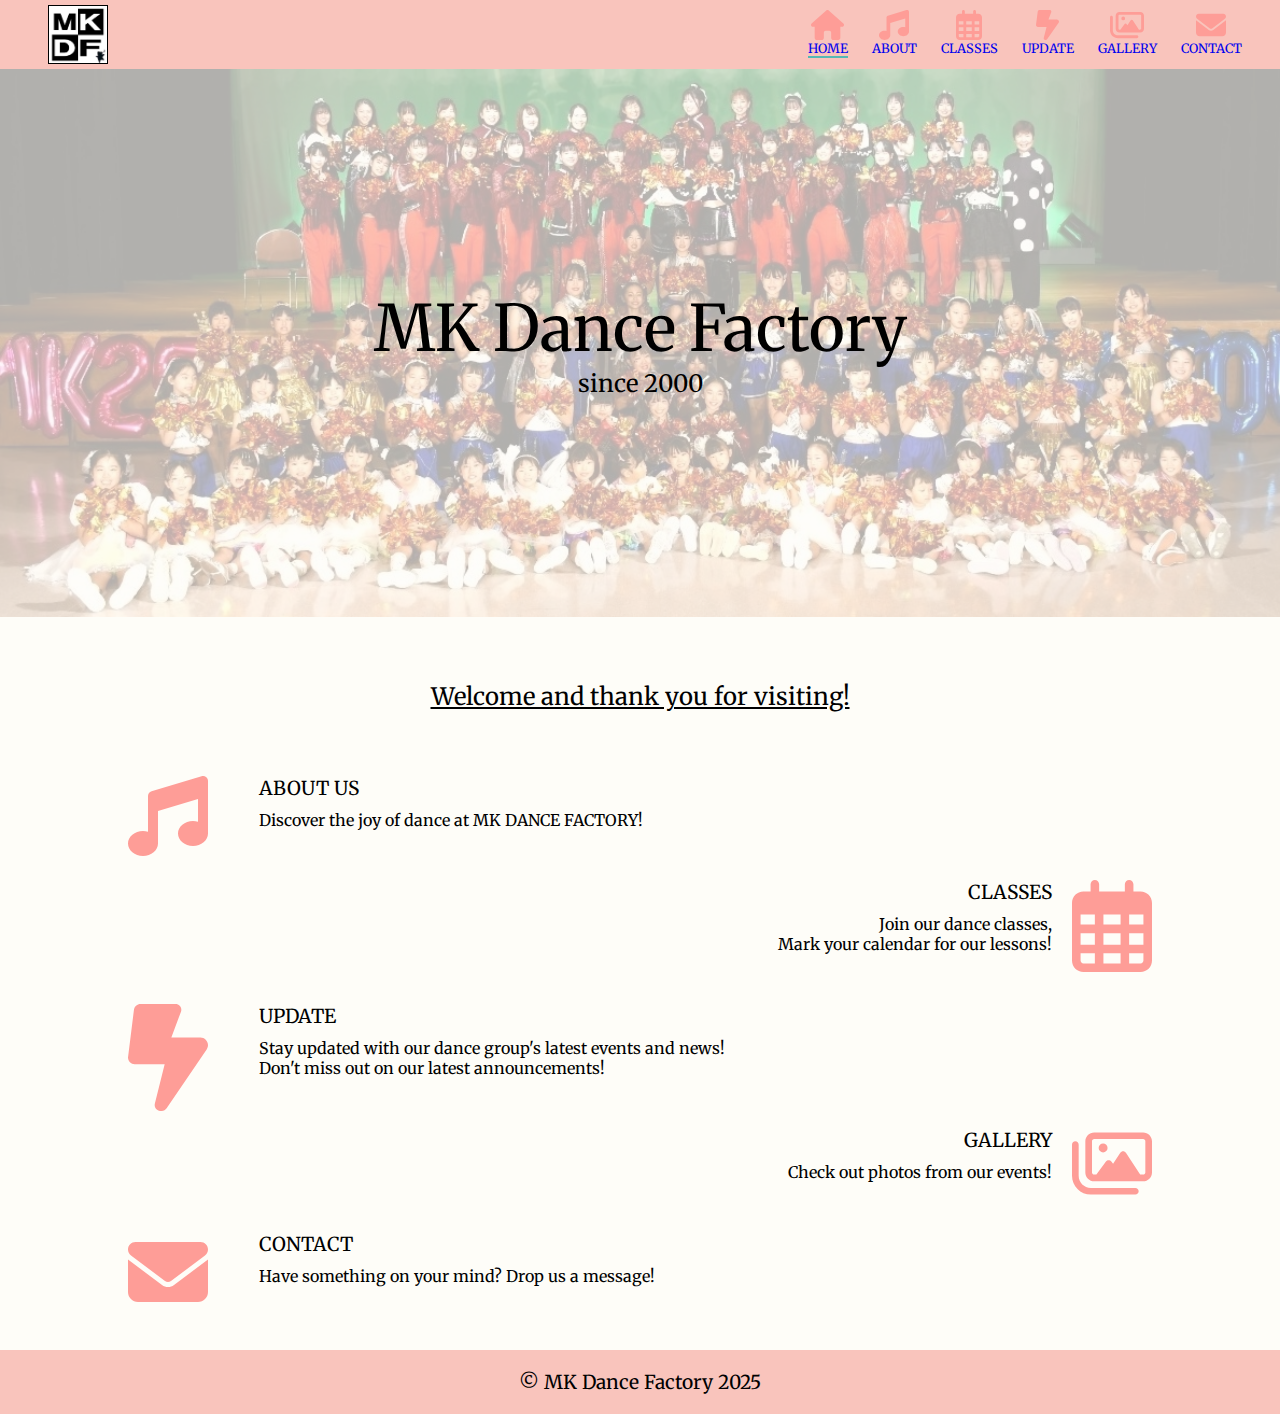
<file: index.html>
<!DOCTYPE html>
<html lang="en">
<head>
  <meta charset="UTF-8">
  <meta name="viewport" content="width=device-width, initial-scale=1.0">
  <link rel="stylesheet" href="./css/main.css">
  <link rel="preconnect" href="https://fonts.googleapis.com">
  <link rel="preconnect" href="https://fonts.gstatic.com" crossorigin>
  <link href="https://fonts.googleapis.com/css2?family=Merriweather:ital,wght@0,300;0,400;0,700;0,900;1,300;1,400;1,700;1,900&display=swap" rel="stylesheet">
  <style>
    body {
    background-color: #fefdf8;
    }
  </style>
  <title>MKDF</title>
</head>

<body>
  <header>
    <!-- navber at the top of the page -->
    <nav aria-label="primary" class="prinav">
      <a href="#">
        <img src="./assets/logo/mk_logo.jpg" id="mklogo" alt="team logo">
      </a>
      <div class="menu-right">
        <input type="checkbox" id="menu">
        <label for="menu" class="menu-1"><img src="./assets/icon/menu.svg" alt="menu icon"></label>
        <label for="menu" class="menu-2"><img src="./assets/icon/x.svg" alt="close icon"></label>
        <ul class="navcontent">
            <li id="currentpage">
              <a href="#"><img src="./assets/icon/home.svg" alt="home page">HOME</a>
            </li>
            <li>
              <a href="./pages/about.html"><img src="./assets/icon/about.svg" alt="about page">ABOUT</a>
            </li>
            <li>
              <a href="./pages/class.html"><img src="./assets/icon/classes.svg" alt="classes page">CLASSES</a>
            </li>
            <li>
              <a href="./pages/update.html"><img src="./assets/icon/update.svg" alt="update page">UPDATE</a>
            </li>
            <li>
              <a href="./pages/gallery.html"><img src="./assets/icon/gallery.svg" alt="gallery page">GALLERY</a>      
            </li>
            <li>
              <a href="./pages/contact.html"><img src="./assets/icon/contact.svg" alt="contact page">CONTACT</a>
            </li>
          </ul>
      </div>
    </nav>
  </header>

  <main>
    <!-- Hero section -->
    <div class="headphoto">
      <img src="./assets/all.jpg" class="headphoto" alt="hero image">
      <div class="header">
        <h1>MK Dance Factory</h1>
        <h2>since 2000</h2>
      </div>
    </div>

    <div class="welcome">
      <p>Welcome and thank you for visiting!</p>
    </div>

    <!-- navber in the main of the page -->
    <nav class="mainnav" aria-label="secondary">
      <div>
        <a href="./pages/about.html" class="lefticon">
          <img src="./assets/icon/about.svg" alt="about page">
        </a>
        <div>
          <h2>ABOUT US</h2>
          <p>
            Discover the joy of dance at MK DANCE FACTORY!
          </p>
        </div>
      </div>
      <div class="class">
        <a href="./pages/class.html" class="righticon">
          <img src="./assets/icon/classes.svg" alt="class page">
        </a>
        <h2>
          CLASSES
        </h2>
          <p>
          Join our dance classes, 
          <br>Mark your calendar for our lessons!
          </p>
      </div>
      <div>
        <a href="./pages/update.html" class="lefticon">
          <img src="./assets/icon/update.svg" alt="update page">
        </a>
        <div>        
          <h2>UPDATE</h2>
          <p>
            Stay updated with our dance group&apos;s latest events and news!
            <br>Don&apos;t miss out on our latest announcements!
          </p>
        </div>
      </div>
      <div class="gallery">
        <a href="./pages/gallery.html" class="righticon">
          <img src="./assets/icon/gallery.svg" alt="gallery page">
        </a>
        <h2>GALLERY</h2>
        <p>
          Check out photos from our events!
        </p>
      </div>
      <div>
        <a href="./pages/contact.html" class="lefticon">
          <img src="./assets/icon/contact.svg" alt="contact page">
        </a>
        <div>
          <h2>CONTACT</h2>
          <p>
            Have something on your mind? Drop us a message!
          </p>
        </div>
      </div>
    </nav>
  </main>

  <footer>
    <p>
      &copy; MK Dance Factory 2025
    </p>
  </footer>
</body>
</html>
</file>
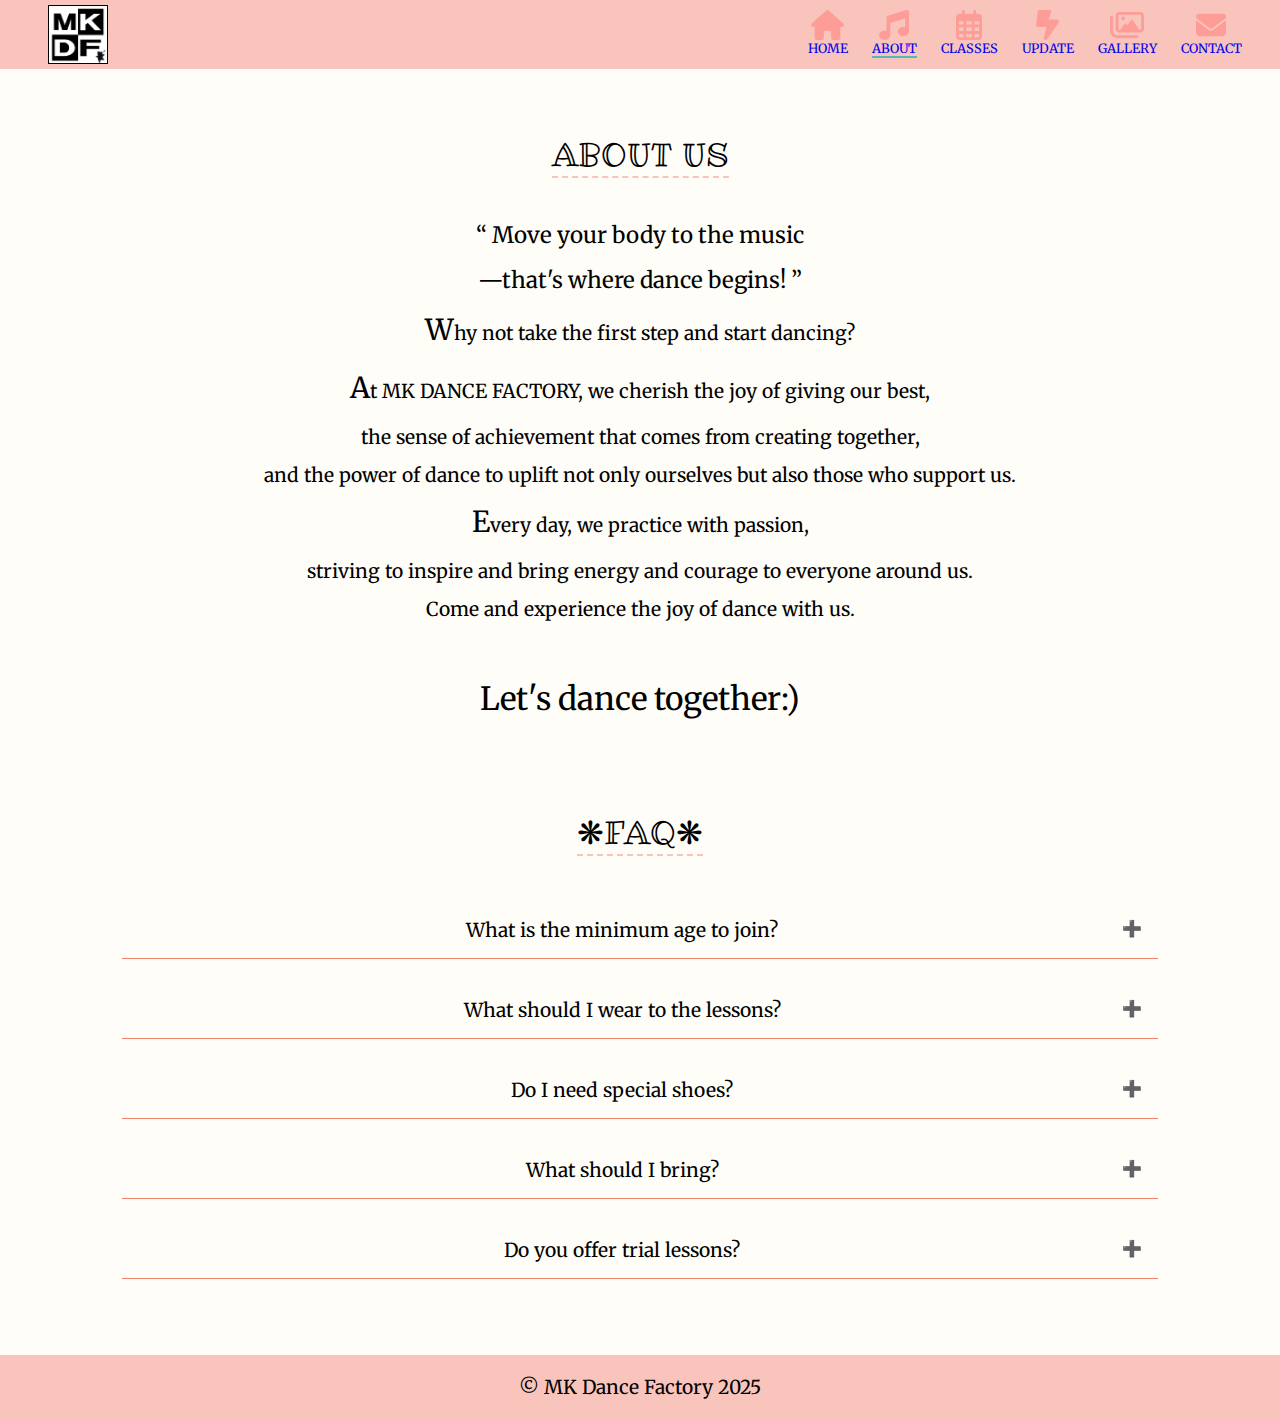
<file: pages/about.html>
<!DOCTYPE html>
<html lang="en">
<head>
  <meta charset="UTF-8">
  <meta name="viewport" content="width=device-width, initial-scale=1.0">
  <link rel="stylesheet" href="../css/about.css">
  <link rel="preconnect" href="https://fonts.googleapis.com">
  <link rel="preconnect" href="https://fonts.gstatic.com" crossorigin>
  <link href="https://fonts.googleapis.com/css2?family=Merriweather:ital,wght@0,300;0,400;0,700;0,900;1,300;1,400;1,700;1,900&family=Ribeye+Marrow&display=swap" rel="stylesheet"> 
  <title>MKDF About</title>
</head>

<body>
  <header>
    <nav aria-label="primary" class="prinav">
      <a href="../index.html">
        <img src="../assets/logo/mk_logo.jpg" id="mklogo" alt="team logo">
      </a>
      <div class="menu-right">
        <input type="checkbox" id="menu">
        <label for="menu" class="menu-1"><img src="../assets/icon/menu.svg" alt="menu icon"></label>
        <label for="menu" class="menu-2"><img src="../assets/icon/x.svg" alt="close icon"></label>
        <ul class="navcontent">
            <li>
              <a href="../index.html"><img src="../assets/icon/home.svg" alt="home page">HOME</a>
            </li>
            <li id="currentpage">
              <a href="#"><img src="../assets/icon/about.svg" alt="about page">ABOUT</a>
            </li>
            <li>
              <a href="../pages/class.html"><img src="../assets/icon/classes.svg" alt="classes page">CLASSES</a>
            </li>
            <li>
              <a href="../pages/update.html"><img src="../assets/icon/update.svg" alt="update page">UPDATE</a>
            </li>
            <li>
              <a href="../pages/gallery.html"><img src="../assets/icon/gallery.svg" alt="gallery page">GALLERY</a>      
            </li>
            <li>
              <a href="../pages/contact.html"><img src="../assets/icon/contact.svg" alt="contact page">CONTACT</a>
            </li>
          </ul>
      </div>
    </nav>
  </header>

  <main>
    <!-- About section -->
    <section aria-labelledby="about-section">
      <h1 id="about-section">ABOUT US</h1>
      <div class="about">
        <p class="text pseudo">
          Move your body to the music
          <br>—that&#39;s where dance begins!
        </p>
        <p class="text">
          Why not take the first step and start dancing?
        </p>
        <p class="text">
          At MK DANCE FACTORY, we cherish the joy of giving our best, 
          <br>the sense of achievement that comes from creating together, 
          <br>and the power of dance to uplift not only ourselves but also those who support us. 
        </p>
        <p class="text">
          Every day, we practice with passion,
          <br>striving to inspire and bring energy and courage to everyone around us.
          <br>Come and experience the joy of dance with us.
          <br><br>
          <strong>Let&#39;s dance together:&#41;</strong>
        </p>
      </div>
    </section>

    <!-- FAQ section -->
    <section aria-labelledby="faq-section">
      <div class="faq">
        <h2 id="faq-section">&#10059;FAQ&#10059;</h2>
        <div class="each-q">
          <input type="checkbox" id="q1" class="checkbox">
          <label class="questions" for="q1">What is the minimum age to join?</label>
          <p class="answers">Our classes are open to everyone from around 2 years old to adults!</p>
        </div>
        <div class="each-q">
          <input type="checkbox" id="q2" class="checkbox">
          <label class="questions" for="q2">What should I wear to the lessons?</label>
          <p class="answers">Wear anything comfortable that allows you to move freely!</p>
        </div>
        <div class="each-q">
          <input type="checkbox" id="q3" class="checkbox">
          <label class="questions" for="q3">Do I need special shoes?</label>
          <p class="answers">Most of us participate barefoot!</p>
        </div>
        <div class="each-q">
          <input type="checkbox" id="q4" class="checkbox">
          <label class="questions" for="q4">What should I bring?</label>
          <p class="answers"> A bath towel, some tea or water, and a spirit of fun!</p>
        </div>
        <div class="each-q">
          <input type="checkbox" id="q5" class="checkbox">
          <label class="questions" for="q5">Do you offer trial lessons?</label>
          <p class="answers">Yes! You&#39;re always welcome to observe or join a class. 
            <br>Feel free to drop by anytime!</p>
        </div>
      </div>
    </section>
  </main>
  
  <footer>
    <p>
      &copy; MK Dance Factory 2025
    </p>
  </footer>
</body>
</html>
</file>
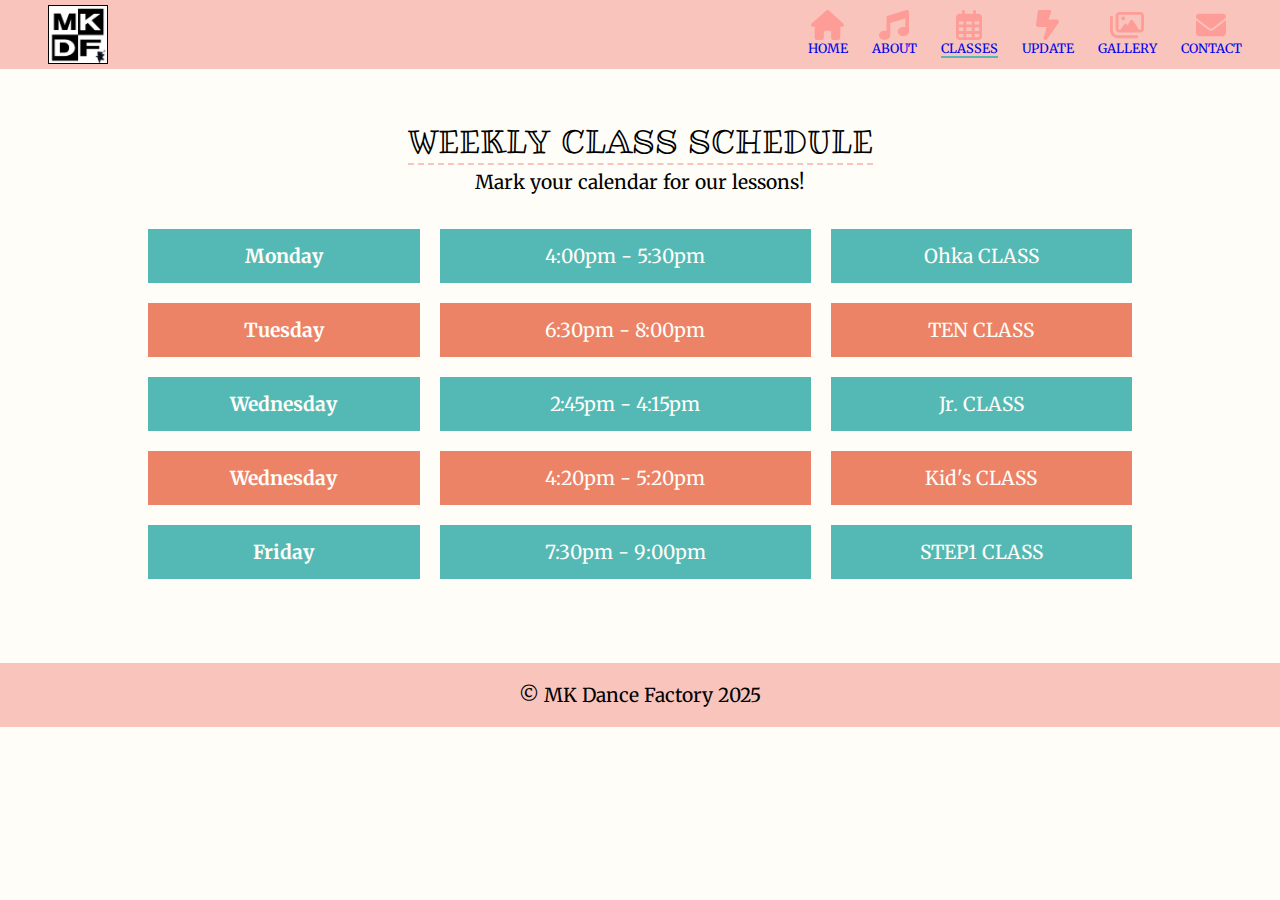
<file: pages/class.html>
<!DOCTYPE html>
<html lang="en">
<head>
  <meta charset="UTF-8">
  <meta name="viewport" content="width=device-width, initial-scale=1.0">
  <link rel="stylesheet" href="../css/class.css">
  <link rel="preconnect" href="https://fonts.googleapis.com">
  <link rel="preconnect" href="https://fonts.gstatic.com" crossorigin>
  <link href="https://fonts.googleapis.com/css2?family=Merriweather:ital,wght@0,300;0,400;0,700;0,900;1,300;1,400;1,700;1,900&family=Ribeye+Marrow&display=swap" rel="stylesheet"> 
  <title>MKDF Classes</title>
</head>

<body>
  <header>
    <nav aria-label="primary" class="prinav">
      <a href="../index.html">
        <img src="../assets/logo/mk_logo.jpg" id="mklogo" alt="team logo">
      </a>
      <div class="menu-right">
        <input type="checkbox" id="menu">
        <label for="menu" class="menu-1"><img src="../assets/icon/menu.svg" alt="menu icon"></label>
        <label for="menu" class="menu-2"><img src="../assets/icon/x.svg" alt="close icon"></label>
        <ul class="navcontent">
            <li>
              <a href="../index.html"><img src="../assets/icon/home.svg" alt="home page">HOME</a>
            </li>
            <li>
              <a href="../pages/about.html"><img src="../assets/icon/about.svg" alt="about page">ABOUT</a>
            </li>
            <li id="currentpage">
              <a href="#"><img src="../assets/icon/classes.svg" alt="classes page">CLASSES</a>
            </li>
            <li>
              <a href="../pages/update.html"><img src="../assets/icon/update.svg" alt="update page">UPDATE</a>
            </li>
            <li>
              <a href="../pages/gallery.html"><img src="../assets/icon/gallery.svg" alt="gallery page">GALLERY</a>      
            </li>
            <li>
              <a href="../pages/contact.html"><img src="../assets/icon/contact.svg" alt="contact page">CONTACT</a>
            </li>
          </ul>
      </div>
    </nav>
  </header>

  <main>
    <div class="title">
      <h1 id="tabletitle">WEEKLY CLASS SCHEDULE</h1>
      <p class="text">Mark your calendar for our lessons!</p>
    </div>
    <div>
      <table aria-labelledby="tabletitle">
        <tbody>
          <tr>
            <th id="monday" scope="row">Monday</th>
            <td headers="monday">4:00pm - 5:30pm</td>
            <td headers="monday">Ohka CLASS</td>
          </tr>
          <tr>
            <th id="tuesday" scope="row">Tuesday</th>
            <td headers="tuesday">6:30pm - 8:00pm</td>
            <td headers="tuesday">TEN CLASS</td>
          </tr>
          <tr>
            <th id="wednesday1" scope="row">Wednesday</th>
            <td headers="wednesday1">2:45pm - 4:15pm</td>
            <td headers="wednesday1">Jr. CLASS</td>
          </tr>
          <tr>
            <th id="wednesday2" scope="row">Wednesday</th>
            <td headers="wednesday2">4:20pm - 5:20pm</td>
            <td headers="wednesday2">Kid's CLASS</td>
          </tr>
          <tr>
            <th id="friday" scope="row">Friday</th>
            <td headers="friday">7:30pm - 9:00pm</td>
            <td headers="friday">STEP1 CLASS</td>
          </tr>
        </tbody>
      </table>
    </div>
  </main>

  <footer>
    <p>
      &copy; MK Dance Factory 2025
    </p>
  </footer>
</body>
</html>
</file>
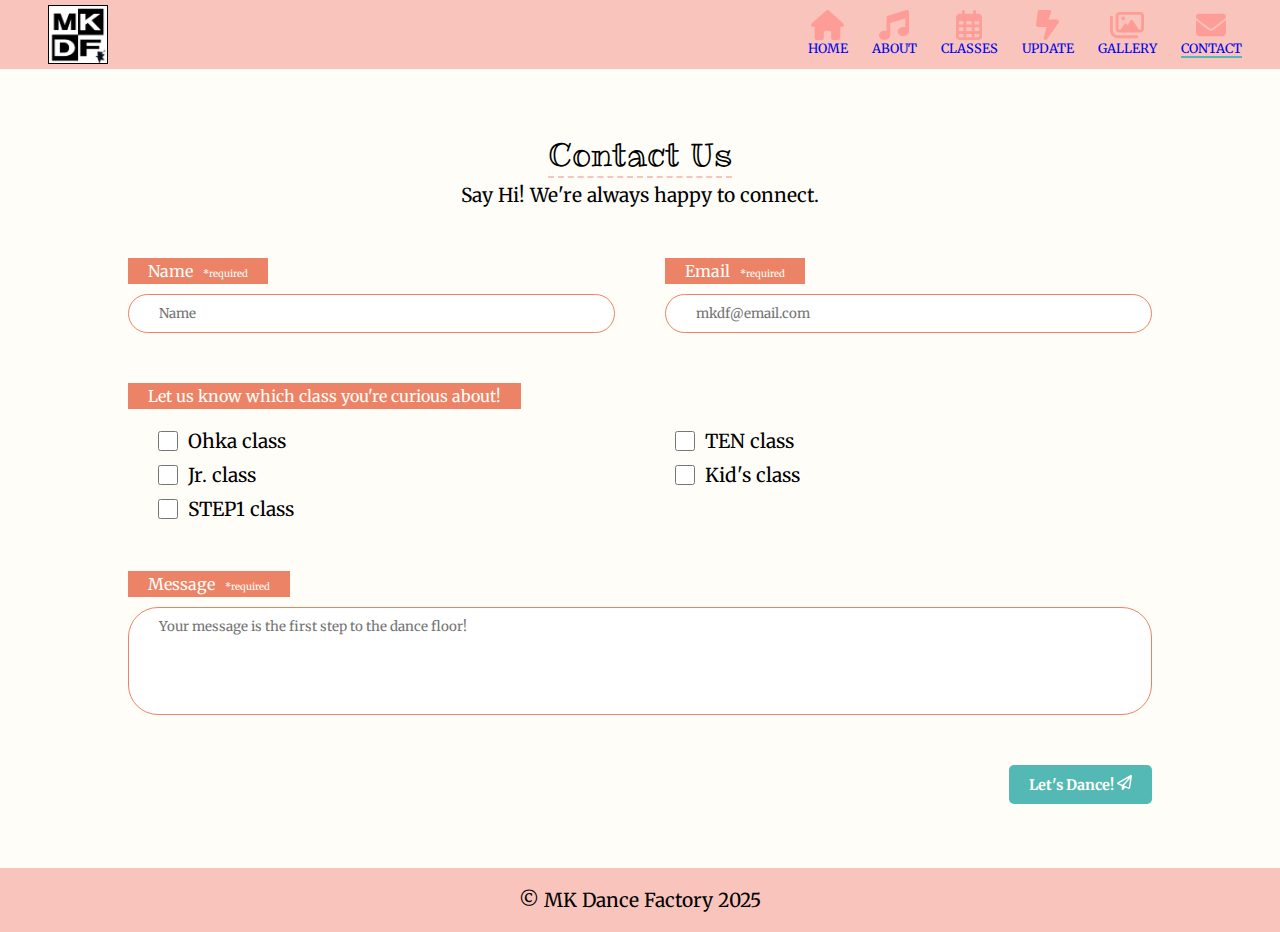
<file: pages/contact.html>
<!DOCTYPE html>
<html lang="en">
<head>
  <meta charset="UTF-8">
  <meta name="viewport" content="width=device-width, initial-scale=1.0">
  <link rel="stylesheet" href="../css/contact.css">
  <link rel="preconnect" href="https://fonts.googleapis.com">
  <link rel="preconnect" href="https://fonts.gstatic.com" crossorigin>
  <link href="https://fonts.googleapis.com/css2?family=Merriweather:ital,wght@0,300;0,400;0,700;0,900;1,300;1,400;1,700;1,900&family=Ribeye+Marrow&display=swap" rel="stylesheet"> 
  <title>MKDF Contact</title>
</head>

<body>
  <header>
    <nav aria-label="primary" class="prinav">
      <a href="../index.html">
        <img src="../assets/logo/mk_logo.jpg" id="mklogo" alt="team logo">
      </a>
      <div class="menu-right">
        <input type="checkbox" id="menu">
        <label for="menu" class="menu-1"><img src="../assets/icon/menu.svg" alt="menu icon"></label>
        <label for="menu" class="menu-2"><img src="../assets/icon/x.svg" alt="close icon"></label>
        <ul class="navcontent">
            <li>
              <a href="../index.html"><img src="../assets/icon/home.svg" alt="home page">HOME</a>
            </li>
            <li>
              <a href="../pages/about.html"><img src="../assets/icon/about.svg" alt="about page">ABOUT</a>
            </li>
            <li>
              <a href="../pages/class.html"><img src="../assets/icon/classes.svg" alt="classes page">CLASSES</a>
            </li>
            <li>
              <a href="../pages/update.html"><img src="../assets/icon/update.svg" alt="update page">UPDATE</a>
            </li>
            <li>
              <a href="../pages/gallery.html"><img src="../assets/icon/gallery.svg" alt="gallery page">GALLERY</a>      
            </li>
            <li id="currentpage">
              <a href="#"><img src="../assets/icon/contact.svg" alt="contact page">CONTACT</a>
            </li>
          </ul>
      </div>
    </nav>
  </header>

  <main>
    <div class="title">
      <h1>Contact Us</h1>
      <p class="text">Say Hi! We&apos;re always happy to connect.</p>
    </div>
    <form method="post">
      <div class="name-email">
        <div class="grid">
          <label for="name">Name<em>*required</em></label>
          <input id="name" type="text" name="name" placeholder="Name">
        </div>
        <div class="grid">
          <label for="email">Email<em>*required</em></label>
          <input id="email" type="email" name="email" placeholder="mkdf@email.com" required>
        </div>
      </div>
      <div class="class">
        <label for="class">Let us know which class you&apos;re curious about!</label>
        <input id="class" type="checkbox" name="ohka" value="ohka">Ohka class<br>
        <input id="class" type="checkbox" name="ten" value="ten">TEN class<br>
        <input id="class" type="checkbox" name="jr" value="jr">Jr. class<br>
        <input id="class" type="checkbox" name="kids" value="kids">Kid's class<br>
        <input id="class" type="checkbox" name="step1" value="step1">STEP1 class<br>
      </div>
      <div class="message">
        <label for="msg">Message<em>*required</em></label>
        <textarea id="msg" name="name" placeholder="Your message is the first step to the dance floor!" required></textarea>
      </div>
      <div class="submit">
        <button type="submit">Let&apos;s Dance! <img src="../assets/icon/send.svg" alt="button"></button>
      </div>
    </form>
  </main>

  <footer>
    <p>
      &copy; MK Dance Factory 2025
    </p>
  </footer>
</body>
</html>
</file>
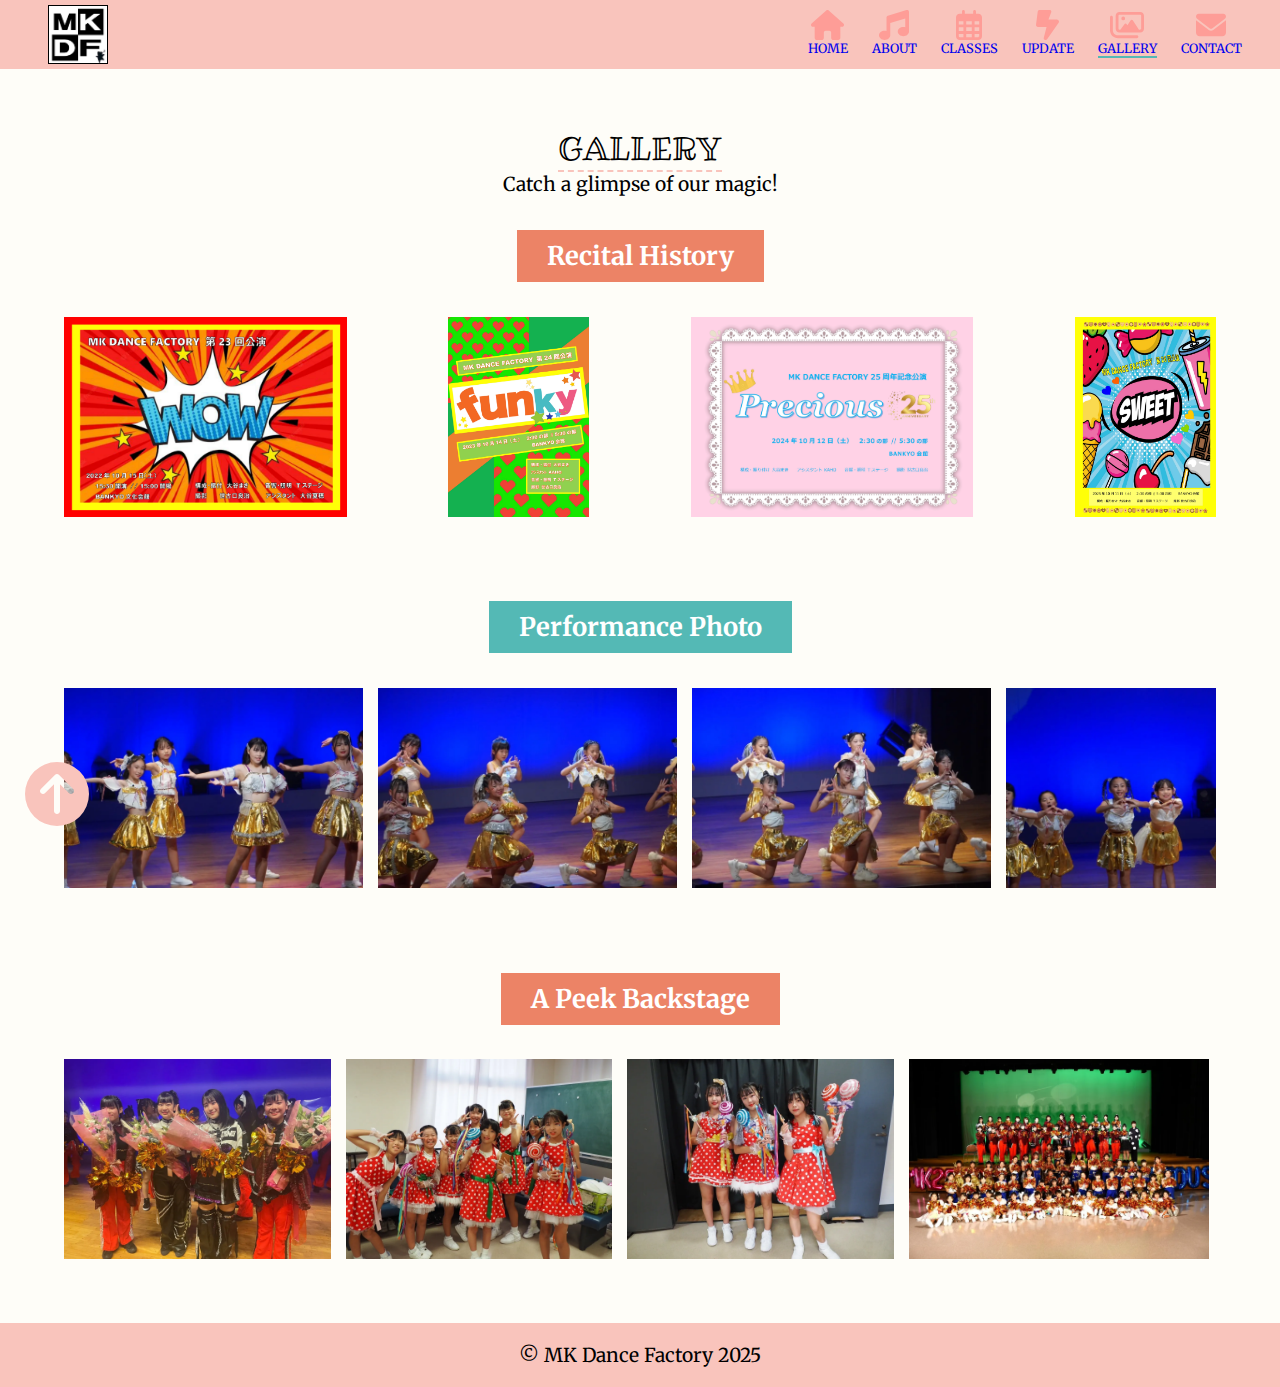
<file: pages/gallery.html>
<!DOCTYPE html>
<html lang="en">
<head>
  <meta charset="UTF-8">
  <meta name="viewport" content="width=device-width, initial-scale=1.0">
  <link rel="stylesheet" href="../css/gallery.css">
  <link rel="preconnect" href="https://fonts.googleapis.com">
  <link rel="preconnect" href="https://fonts.gstatic.com" crossorigin>
  <link href="https://fonts.googleapis.com/css2?family=Merriweather:ital,wght@0,300;0,400;0,700;0,900;1,300;1,400;1,700;1,900&family=Ribeye+Marrow&display=swap" rel="stylesheet"> 
  <title>MKDF Gallery</title>
</head>

<body>
  <header>
    <nav aria-label="primary" class="prinav">
      <a href="../index.html">
        <img src="../assets/logo/mk_logo.jpg" id="mklogo" alt="team logo">
      </a>
      <div class="menu-right">
        <input type="checkbox" id="menu">
        <label for="menu" class="menu-1"><img src="../assets/icon/menu.svg" alt="menu icon"></label>
        <label for="menu" class="menu-2"><img src="../assets/icon/x.svg" alt="close icon"></label>
        <ul class="navcontent">
            <li>
              <a href="../index.html"><img src="../assets/icon/home.svg" alt="home page">HOME</a>
            </li>
            <li>
              <a href="../pages/about.html"><img src="../assets/icon/about.svg" alt="about page">ABOUT</a>
            </li>
            <li>
              <a href="../pages/class.html"><img src="../assets/icon/classes.svg" alt="classes page">CLASSES</a>
            </li>
            <li>
              <a href="../pages/update.html"><img src="../assets/icon/update.svg" alt="update page">UPDATE</a>
            </li>
            <li id="currentpage">
              <a href="#"><img src="../assets/icon/gallery.svg" alt="gallery page">GALLERY</a>      
            </li>
            <li>
              <a href="../pages/contact.html"><img src="../assets/icon/contact.svg" alt="contact page">CONTACT</a>
            </li>
          </ul>
      </div>
    </nav>
  </header>

  <main>
    <div class="title">
      <h1>GALLERY</h1>
      <p class="text">Catch a glimpse of our magic!</p>
    </div>

    <section class="section1">
      <h2>Recital History</h2>
      <div class="pic">
        <picture>
          <source srcset="../assets/history/2022.webp" type="image/webp">
          <img src="../assets/history/2022.jpg" alt="recital flyer 2022">
        </picture>
        <picture>
          <source srcset="../assets/history/2023.webp" type="image/webp">
          <img src="../assets/history/2023.jpg" alt="recital flyer 2023">
        </picture>
        <picture>
          <source srcset="../assets/history/2024.webp" type="image/webp">
          <img src="../assets/history/2024.jpg" alt="recital flyer 2024">
        </picture>
        <picture>
          <source srcset="../assets/history/2025.webp" type="image/webp">
          <img src="../assets/history/2025.jpg" alt="recital flyer 2025">
        </picture>
      </div>
    </section>

    <section class="section2">
      <h2>Performance Photo</h2>
      <div class="pic">
        <picture>
          <source srcset="../assets/perform/a.webp" type="image/webp">
          <img src="../assets/perform/a.jpg" alt="performance pic">
        </picture>
        <picture>
          <source srcset="../assets/perform/b.webp" type="image/webp">
          <img src="../assets/perform/b.jpg" alt="performance pic">
        </picture>
        <picture>
          <source srcset="../assets/perform/c.webp" type="image/webp">
          <img src="../assets/perform/c.jpg" alt="performance pic">
        </picture>
        <picture>
          <source srcset="../assets/perform/d.webp" type="image/webp">
          <img src="../assets/perform/d.jpg" alt="performance pic">
        </picture>
        <picture>
          <source srcset="../assets/perform/e.webp" type="image/webp">
          <img src="../assets/perform/e.jpg" alt="performance pic">
        </picture>
        <picture>
          <source srcset="../assets/perform/f.webp" type="image/webp">
          <img src="../assets/perform/f.jpg" alt="performance pic">
        </picture>
        <picture>
          <source srcset="../assets/perform/a.webp" type="image/webp">
          <img src="../assets/perform/a.jpg" alt="performance pic">
        </picture>
        <picture>
          <source srcset="../assets/perform/g.webp" type="image/webp">
          <img src="../assets/perform/g.jpg" alt="performance pic">
        </picture>
        <picture>
          <source srcset="../assets/perform/h.webp" type="image/webp">
          <img src="../assets/perform/h.jpg" alt="performance pic">
        </picture>
        <picture>
          <source srcset="../assets/perform/i.webp" type="image/webp">
          <img src="../assets/perform/i.jpg" alt="performance pic">
        </picture>
        <picture>
          <source srcset="../assets/perform/j.webp" type="image/webp">
          <img src="../assets/perform/j.jpg" alt="performance pic">
        </picture>
        <picture>
          <source srcset="../assets/perform/k.webp" type="image/webp">
          <img src="../assets/perform/k.jpg" alt="performance pic">
        </picture>
        <picture>
          <source srcset="../assets/perform/l.webp" type="image/webp">
          <img src="../assets/perform/l.jpg" alt="performance pic">
        </picture>
        <picture>
          <source srcset="../assets/perform/m.webp" type="image/webp">
          <img src="../assets/perform/m.jpg" alt="performance pic">
        </picture>
        <picture>
          <source srcset="../assets/perform/n.webp" type="image/webp">
          <img src="../assets/perform/n.jpg" alt="performance pic">
        </picture>
        <picture>
          <source srcset="../assets/perform/o.webp" type="image/webp">
          <img src="../assets/perform/o.jpg" alt="performance pic">
        </picture>
        <picture>
          <source srcset="../assets/perform/p.webp" type="image/webp">
          <img src="../assets/perform/p.jpg" alt="performance pic">
        </picture>
        <picture>
          <source srcset="../assets/perform/q.webp" type="image/webp">
          <img src="../assets/perform/q.jpg" alt="performance pic">
        </picture>
      </div>
    </section>

    <section class="section3">
      <h2>A Peek Backstage</h2>
      <div class="pic">
        <picture>
          <source srcset="../assets/backstage/bj.webp" type="image/webp">
          <img src="../assets/backstage/bj.jpg" alt="backstage pic">
        </picture>
        <picture>
          <source srcset="../assets/backstage/bk.webp" type="image/webp">
          <img src="../assets/backstage/bk.jpg" alt="backstage pic">
        </picture>
        <picture>
          <source srcset="../assets/backstage/bl.webp" type="image/webp">
          <img src="../assets/backstage/bl.jpg" alt="backstage pic">
        </picture>
        <picture>
          <source srcset="../assets/backstage/ba.webp" type="image/webp">
          <img src="../assets/backstage/ba.jpg" alt="backstage pic">
        </picture>
        <picture>
          <source srcset="../assets/backstage/bb.webp" type="image/webp">
          <img src="../assets/backstage/bb.jpg" alt="backstage pic">
        </picture>
        <picture>
          <source srcset="../assets/backstage/bc.webp" type="image/webp">
          <img src="../assets/backstage/bc.jpg" alt="backstage pic">
        </picture>
        <picture>
          <source srcset="../assets/backstage/bd.webp" type="image/webp">
          <img src="../assets/backstage/bd.jpg" alt="backstage pic">
        </picture>
        <picture>
          <source srcset="../assets/backstage/bd.webp" type="image/webp">
          <img src="../assets/backstage/bd.jpg" alt="backstage pic">
        </picture>
        <picture>
          <source srcset="../assets/backstage/be.webp" type="image/webp">
          <img src="../assets/backstage/be.jpg" alt="backstage pic">
        </picture>
        <picture>
          <source srcset="../assets/backstage/bf.webp" type="image/webp">
          <img src="../assets/backstage/bf.jpg" alt="backstage pic">
        </picture>
        <picture>
          <source srcset="../assets/backstage/bg.webp" type="image/webp">
          <img src="../assets/backstage/bg.jpg" alt="backstage pic">
        </picture>
        <picture>
          <source srcset="../assets/backstage/bh.webp" type="image/webp">
          <img src="../assets/backstage/bh.jpg" alt="backstage pic">
        </picture>
      </div>
    </section>

    <a href="#top" class="backtotop"><img src="../assets/icon/up-arrow.svg" alt="back to top arrow"></a>
  </main>

  <footer>
    <p>
      &copy; MK Dance Factory 2025
    </p>
  </footer>
</body>
</html>
</file>
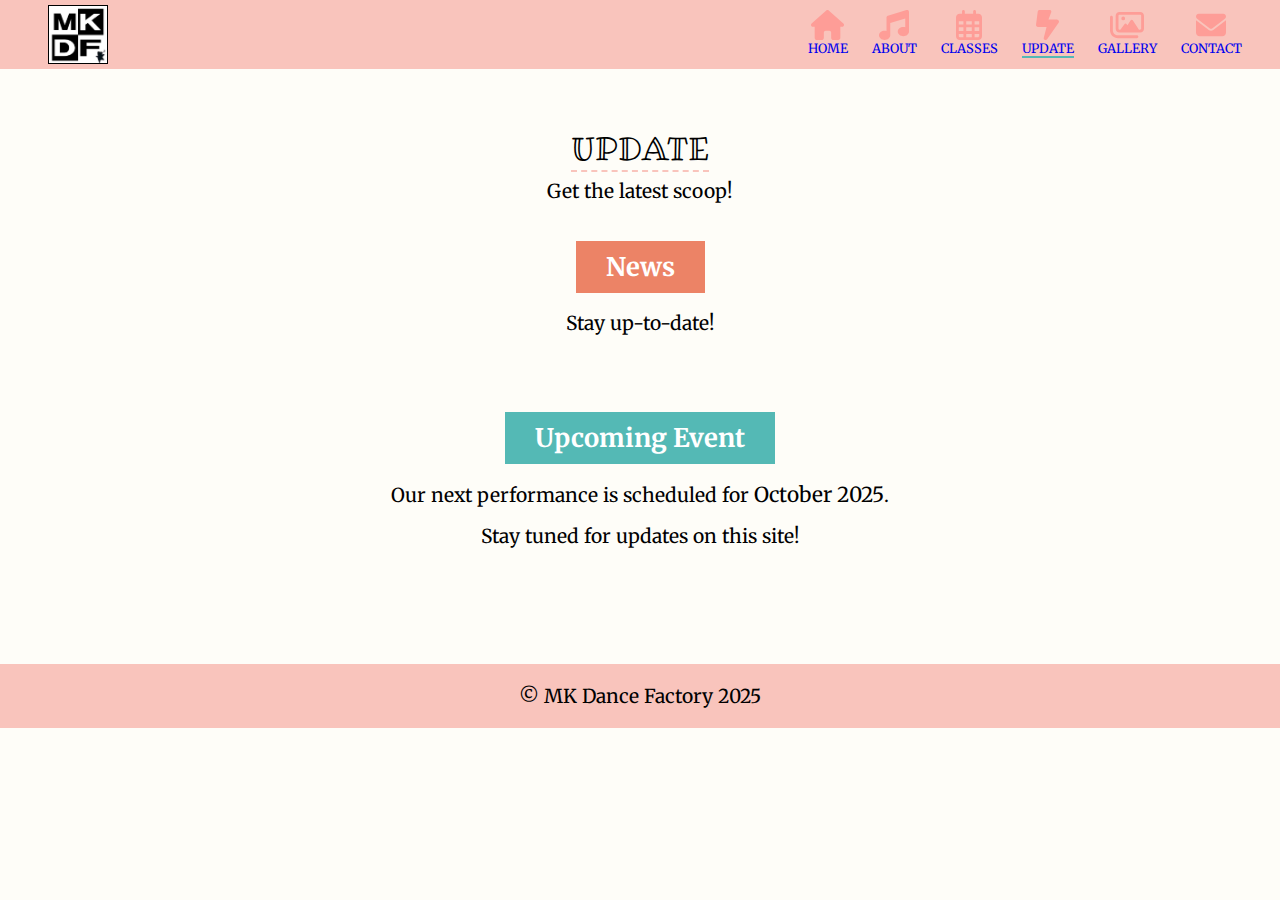
<file: pages/update.html>
<!DOCTYPE html>
<html lang="en">
<head>
  <meta charset="UTF-8">
  <meta name="viewport" content="width=device-width, initial-scale=1.0">
  <link rel="stylesheet" href="../css/update.css">
  <link rel="preconnect" href="https://fonts.googleapis.com">
  <link rel="preconnect" href="https://fonts.gstatic.com" crossorigin>
  <link href="https://fonts.googleapis.com/css2?family=Merriweather:ital,wght@0,300;0,400;0,700;0,900;1,300;1,400;1,700;1,900&family=Ribeye+Marrow&display=swap" rel="stylesheet"> 
  <title>MKDF Update</title>
</head>

<body>
  <header>
    <nav aria-label="primary" class="prinav">
      <a href="../index.html">
        <img src="../assets/logo/mk_logo.jpg" id="mklogo" alt="team logo">
      </a>
      <div class="menu-right">
        <input type="checkbox" id="menu">
        <label for="menu" class="menu-1"><img src="../assets/icon/menu.svg" alt="menu icon"></label>
        <label for="menu" class="menu-2"><img src="../assets/icon/x.svg" alt="close icon"></label>
        <ul class="navcontent">
            <li>
              <a href="../index.html"><img src="../assets/icon/home.svg" alt="home page">HOME</a>
            </li>
            <li>
              <a href="../pages/about.html"><img src="../assets/icon/about.svg" alt="about page">ABOUT</a>
            </li>
            <li>
              <a href="../pages/class.html"><img src="../assets/icon/classes.svg" alt="classes page">CLASSES</a>
            </li>
            <li id="currentpage">
              <a href="#"><img src="../assets/icon/update.svg" alt="update page">UPDATE</a>
            </li>
            <li>
              <a href="../pages/gallery.html"><img src="../assets/icon/gallery.svg" alt="gallery page">GALLERY</a>      
            </li>
            <li>
              <a href="../pages/contact.html"><img src="../assets/icon/contact.svg" alt="contact page">CONTACT</a>
            </li>
          </ul>
      </div>
    </nav>
  </header>

  <main>
    <div class="title">
      <h1>UPDATE</h1>
      <p class="text">Get the latest scoop!</p>
    </div>
    <section class="news">
      <h2>News</h2>
      <div>
        <p class="text">
          Stay up-to-date!
        </p>
      </div>
    </section>

    <section class="event">
      <h2>Upcoming Event</h2>
      <div>
        <p class="text">
          Our next performance is scheduled for <em>October 2025</em>.
          <br>Stay tuned for updates on this site!
        </p>
      </div>
    </section>
  </main>
  
  <footer>
    <p>
      &copy; MK Dance Factory 2025
    </p>
  </footer>
</body>
</html>
</file>
<file: css/main.css>
* {
  box-sizing: border-box;
  margin: 0;
  padding: 0;
  text-decoration: none;
  list-style: none;
  font-family: "Merriweather", serif;
  font-weight: 400;
  font-style: normal;
}

:root {
  --main-bg-color: #fefdf8;
  --header-footer-color: #f9c4bc;
  --accent-color-orange: #ec8366;
  --accent-color-green: #54b9b5;
}

/* navigation bar */
.prinav {
  background-color: var(--header-footer-color);
}

#mklogo {
  vertical-align: middle;
  margin: 5px;
  margin-left: 10px;
  width: 70px;
  border: 1px solid black;
}

#currentpage {
  border-bottom: 2px solid var(--accent-color-green);
}

.prinav {
  display: flex;
  justify-content: space-between;
  padding: 0 3%;
}

.navcontent{
  display: inline-block;
  vertical-align: top;
  margin-top: 20px;
}

.prinav li {
  display: inline-block;
  font-size: 0.8em;
  margin-left: 20px;
}

.prinav li img {
  display: block;
  height: 30px;
  margin: 0 auto;
}

.prinav li:hover {
  opacity: 0.7;
  transform: translateY(-5px);
  transition: transform 0.3s linear;
}

#menu, .menu-1, .menu-2{
  display: none;
  width: 20px;
  vertical-align: bottom;
}

/* header */
.headphoto {
  display: inline-block;
  position: relative;
  text-align: center;
  vertical-align: top;
  width: 100%;
}

@keyframes imgOpacity {
  0% {
    opacity: 1;
  }
  100% {
    opacity: 0.3;
  }
}

.headphoto img {
  width: 100%;
  opacity: 0.3;
  animation: imgOpacity 1s;
}

.header {
  position: absolute;
  top: 50%; /* top/left 50％ */
  left: 50%;
  transform: translate(-50%,-50%);  /*center*/
  width: 100%;
  text-align: center;
  z-index: 2;
}

@keyframes movingLetters {
  0% {
    opacity: 0;
    transform: scale(0.3);
  }
  100% {
    opacity: 1;
    transform: scale(1);
  }
}

h1 {
  font-size: 5rem;
  transform-origin: center;
  animation: movingLetters 1s ease-out forwards;
}

.header h2 {
  font-size: 2rem;
  transform-origin: center;
  animation: movingLetters 1s ease-out forwards;

}

.header h1, .header h2 {
  z-index: 3; /* 文字自体が最前面に来るように設定 */
}

/* main */
.mainnav {
  margin-left: 10%;
  margin-right: 10%;
}

.welcome {
  margin: 5%;
  text-align: center;
  font-size: x-large;
  font-weight: bold;
  text-decoration: underline;
}

main nav div {
  margin-bottom: 50px;
}

main nav div img {
  width: 80px;
}

main nav h2 {
  font-size: larger;
  margin-top: 15px;
  margin-bottom: 10px;
}

.lefticon {
  margin-right: 5%;
  float: left;
}

.righticon {
  margin-left: 5%;
  float: right;
}

.lefticon:hover, .righticon:hover {
  opacity: 0.7;
  transition: opacity 1s linear;
  transform: translateY(-5px);
}

.class {
  text-align: right;
  /* Parent width - class content width - icon width */
  margin-left: calc(100% - 300px - 100px);
}

.gallery {
  text-align: right;
  /* Parent width - gallery content width - icon width */
  margin-left: calc(100% - 300px - 100px);
}

/* footer */
footer {
  clear: both;
  padding: 20px;
  margin-top: 5%;
  text-align: center;
  background-color: var(--header-footer-color);
}

footer p {
  font-size: 1.2em;
}

/* Tablet */
@media (min-width: 768px) and (max-width: 1280px) {
  #mklogo {
    width: 60px;
  }
  .navcontent{
    margin-top: 10px;
  }
  h1 {
    font-size: 4rem;
  }
  .header h2 {
    font-size: 1.5rem;
  }
}
/* Mobile */
@media (max-width: 767px) {
  #mklogo {
    width: 50px;
  }
  h1 {
    font-size: 2.5rem;
  }
  .header h2 {
    font-size: 1.3rem;
  }
  .welcome p {
    font-size: 1.2rem;
  }
  /* navbar */
  main nav div {
    margin: 0;
    display: flex;
    align-items: center;
  }
  main nav div img {
    width: 50px;
  }
  main nav p {
    display: none;
  }
  .class, .gallery {
    display: flex;
    flex-direction: row-reverse;
  }
  .navcontent {
    display: none;
  }
  .menu-1 {
    display: block;
  }
  #menu:checked ~ .menu-1 {
    display: none;
  }
  #menu:checked ~ .menu-2 {
    display: inline-block;
  }
  .menu-right {
    padding-top: 17px;
  }
}

#menu:checked ~ .menu-2 {
  position: relative;
  z-index: 50;
  width: 20px;
  
}
#menu:checked ~ .navcontent {
  display: flex;
  flex-direction: column;
  align-items: end;
  background-color: var(--main-bg-color);
  z-index: 3;
  position: absolute;
  top: 0px;
  right: 0;
  height: 80vh;
  width: 30%;
  margin: 0;
  padding: 10% 5%;
  gap: 1.5rem;
}
</file>
<file: css/about.css>
* {
  box-sizing: border-box;
  margin: 0;
  padding: 0;
  text-decoration: none;
  list-style: none;
  font-family: "Merriweather", serif;
  font-weight: 400;
  font-style: normal;
}

:root {
  --main-bg-color: #fefdf8;
  --header-footer-color: #f9c4bc;
  --accent-color-orange: #ec8366;
  --accent-color-green: #54b9b5;
}

body {
  background-color: #fefdf8;
}

/* navigation bar */
.prinav {
  background-color: var(--header-footer-color);
}

#mklogo {
  vertical-align: middle;
  margin: 5px;
  margin-left: 10px;
  width: 70px;
  border: 1px solid black;
}

#currentpage {
  border-bottom: 2px solid var(--accent-color-green);
}

.prinav {
  display: flex;
  justify-content: space-between;
  padding: 0 3%;
}

.navcontent{
  display: inline-block;
  vertical-align: top;
  margin-top: 20px;
}

.prinav li {
  display: inline-block;
  font-size: 0.8em;
  margin-left: 20px;
}

.prinav li img {
  display: block;
  height: 30px;
  margin: 0 auto;
}

.prinav li:hover {
  opacity: 0.7;
  transform: translateY(-5px);
  transition: transform 0.3s linear;
}

#menu, .menu-1, .menu-2{
  display: none;
  width: 20px;
  vertical-align: bottom;
}

/* main */
main {
  padding: 5% 5%;
  text-align: center;
}

h1, h2 {
  margin-bottom: 3%;
  font-family: "Ribeye Marrow", serif;
  font-weight: 400;
  font-style: normal;
  font-size: 3rem;
  border-bottom: 2px dashed var(--header-footer-color);
  display: inline-block;
}

.text {
  font-size: 1.4rem;
  line-height: 2;
  margin: 0 0 1em 0;
}

.about p::first-letter {
  font-size: 2rem;
}

.pseudo::before {
  content: open-quote;
}

.pseudo::after {
  content: close-quote;
}

.pseudo {
  font-size: 1.6rem;
}

strong {
  font-size: 2rem;
}

/* FAQ */
.each-q {
  margin: 0 5%;
  padding: 1% 0;
}

.faq {
  padding-top: 5rem;
}

.checkbox {
  display: none;
}

.questions {
  font-size: 1.4rem;
  padding: 1rem;
  margin: 0;
  border-bottom:1px solid var(--accent-color-orange);
  width: 100%;
  display: block;
}

.questions:hover {
  background-color: var(--header-footer-color);
}

.questions::after {
  content: '\02795'; /* Unicode character for "plus" sign (+) */
  font-size: 1rem;
  margin-left: 1rem;
  float: right;
}

.answers {
  padding: 1rem;
  display: none;
  transition: 0.5s;
  font-size: 1.4rem;
  width: 100%;
}

.checkbox:checked ~ .answers {
  display: block;
  transition: 0.5s;
}

.checkbox:checked ~ .questions {
  background-color: var(--header-footer-color);
}

.checkbox:checked ~ .questions::after {
  content: "\2796"; /* Unicode character for "minus" sign (-) */
}

/* footer */
footer {
  padding: 20px;
  text-align: center;
  background-color: var(--header-footer-color);
}

footer p {
  font-size: 1.2em;
}

/* Tablet */
@media (min-width: 768px) and (max-width: 1280px) {
  #mklogo {
    width: 60px;
  }
  .navcontent{
    margin-top: 10px;
  }
  h1, h2 {
    font-size: 2rem;
  }
  .text {
    font-size: 1.2rem;
    line-height: 2;
    margin: 0;
  }
  .about p::first-letter {
    font-size: 1.8rem;
  }
  .pseudo {
    font-size: 1.4rem;
  }
  em {
    font-size: 1.6rem;
  }
  .questions, .answers {
    font-size: 1.2rem;
  }
}

/* Mobile */
@media (max-width: 767px) {
  #mklogo {
    width: 50px;
  }
  h1, h2 {
    font-size: 1.8rem;
  }
  .text {
    font-size: 1rem;
  }
  .pseudo {
    font-size: 1.3rem;
  }
  .about p::first-letter {
    font-size: 1.5rem;
  }
  em {
    font-size: 1.8rem;
  }
  .questions, .answers {
    font-size: 1rem;
  }
  /* navbar */
  .navcontent {
    display: none;
  }
  .menu-1 {
    display: block;
  }
  #menu:checked ~ .menu-1 {
    display: none;
  }
  #menu:checked ~ .menu-2 {
    display: inline-block;
  }
  .menu-right {
    padding-top: 17px;
  }
}

#menu:checked ~ .menu-2 {
  position: relative;
  z-index: 50;
  width: 20px;
  
}
#menu:checked ~ .navcontent {
  display: flex;
  flex-direction: column;
  align-items: end;
  background-color: var(--main-bg-color);
  z-index: 3;
  position: absolute;
  top: 0px;
  right: 0;
  height: 80vh;
  width: 30%;
  margin: 0;
  padding: 10% 5%;
  gap: 1.5rem;
}
</file>
<file: css/class.css>
* {
  box-sizing: border-box;
  margin: 0;
  padding: 0;
  text-decoration: none;
  list-style: none;
}

:root {
  --main-bg-color: #fefdf8;
  --header-footer-color: #f9c4bc;
  --accent-color-orange: #ec8366;
  --accent-color-green: #54b9b5;
}

body {
  background-color: var(--main-bg-color);
  font-family: "Merriweather", serif;
  font-weight: 400;
  font-style: normal;
}

/* navigation bar */
.prinav {
  background-color: var(--header-footer-color);
}

#mklogo {
  vertical-align: middle;
  margin: 5px;
  margin-left: 10px;
  width: 70px;
  border: 1px solid black;
}

#currentpage {
  border-bottom: 2px solid var(--accent-color-green);
}

.prinav {
  display: flex;
  justify-content: space-between;
  padding: 0 3%;
}

.navcontent{
  display: inline-block;
  vertical-align: top;
  margin-top: 20px;
}

.prinav li {
  display: inline-block;
  font-size: 0.8em;
  margin-left: 20px;
}

.prinav li img {
  display: block;
  height: 30px;
  margin: 0 auto;
}

.prinav li:hover {
  opacity: 0.7;
  transform: translateY(-5px);
  transition: transform 0.3s linear;
}

#menu, .menu-1, .menu-2{
  display: none;
  width: 20px;
  vertical-align: bottom;
}

/* main table*/
.title {
  margin: 5%;
  margin-bottom: 15px;
  text-align: center;
}

h1 {
  border-bottom: 2px dashed var(--header-footer-color);
  display: inline-block;
  font-family: "Ribeye Marrow", serif;
  font-weight: 400;
  font-style: normal;
  font-size: 3em;
}

.text {
  margin-top: 5px;
  font-size: 1.4em;
}

main {
  margin-left: 10%;
  margin-right: 10%;
  text-align: center;
}

table {
  font-size: 1.5em;
  width: 100%;
  text-align: center;
  border-spacing: 20px;
}

table td,
table th {
  text-align: center;
  padding: 15px 20px;
  color: var(--main-bg-color);
}

table tbody tr:nth-child(even) {
  color: #ffffff;
  background-color: var(--accent-color-orange);
}

table tbody tr:nth-child(odd) {
  color: #ffffff;
  background-color: var(--accent-color-green);
}

/* footer */
footer {
  padding: 20px;
  margin-top: 5%;
  text-align: center;
  background-color: var(--header-footer-color);
  clear: both;
}

footer p {
  font-size: 1.2rem;
}

@media (min-width: 768px) and (max-width: 1280px) {
  #mklogo {
    width: 60px;
  }
  .navcontent{
    margin-top: 10px;
  }
  h1 {
    font-size: 2rem;
  }
  .text {
    font-size: 1.2rem;
  }
  table {
    font-size: 1.2rem;
  }
}

@media (max-width: 767px) {
  #mklogo {
    width: 50px;
  }
  main {
    margin-left: 3%;
    margin-right: 3%;
  }
  h1 {
    font-size: 2rem;
  }
  .text {
    font-size: 1rem;
  }
  table {
    font-size: 1rem;
    border-spacing: 5px 10px;
  }
  /* navbar */
  .navcontent {
    display: none;
  }
  .menu-1 {
    display: block;
  }
  #menu:checked ~ .menu-1 {
    display: none;
  }
  #menu:checked ~ .menu-2 {
    display: inline-block;
  }
  .menu-right {
    padding-top: 17px;
  }
}

#menu:checked ~ .menu-2 {
  position: relative;
  z-index: 50;
  width: 20px;
  
}
#menu:checked ~ .navcontent {
  display: flex;
  flex-direction: column;
  align-items: end;
  background-color: var(--main-bg-color);
  z-index: 3;
  position: absolute;
  top: 0px;
  right: 0;
  height: 80vh;
  width: 30%;
  margin: 0;
  padding: 10% 5%;
  gap: 1.5rem;
}
</file>
<file: css/contact.css>
* {
  box-sizing: border-box;
  margin: 0;
  padding: 0;
  text-decoration: none;
  list-style: none;
  font-family: "Merriweather", serif;
  font-weight: 400;
  font-style: normal;
}

:root {
  --main-bg-color: #fefdf8;
  --header-footer-color: #f9c4bc;
  --accent-color-orange: #ec8366;
  --accent-color-green: #54b9b5;
}

body {
  background-color: var(--main-bg-color);
}

/* navigation bar */
.prinav {
  background-color: var(--header-footer-color);
}

#mklogo {
  vertical-align: middle;
  margin: 5px;
  margin-left: 10px;
  width: 70px;
  border: 1px solid black;
}

#currentpage {
  border-bottom: 2px solid var(--accent-color-green);
}

.prinav {
  display: flex;
  justify-content: space-between;
  padding: 0 3%;
}

.navcontent{
  display: inline-block;
  vertical-align: top;
  margin-top: 20px;
}

.prinav li {
  display: inline-block;
  font-size: 0.8em;
  margin-left: 20px;
}

.prinav li img {
  display: block;
  height: 30px;
  margin: 0 auto;
}

.prinav li:hover {
  opacity: 0.7;
  transform: translateY(-5px);
  transition: transform 0.3s linear;
}

#menu, .menu-1, .menu-2{
  display: none;
  width: 20px;
  vertical-align: bottom;
}

/* main */
main {
  margin: 5% 10%;
  font-size: 1.4em;
  text-align: center;
}

.title {
  margin: 5%;
  margin-bottom: 15px;
  text-align: center;
}

h1 {
  border-bottom: 2px dashed var(--header-footer-color);
  display: inline-block;
  font-family: "Ribeye Marrow", serif;
  font-weight: 400;
  font-style: normal;
  font-size: 2.2em;
}

.text {
  margin-top: 5px;
}

form {
  text-align: left;
  margin-top: 5%;
}

.class label, .name-email label, .message label {
  margin-bottom: 10px;
  padding: 3px 20px;
  font-size: 1rem;
  background-color: var(--accent-color-orange);
  color: #fefdf8;
  width: fit-content;
}

em {
  font-size: 0.6em;
  padding-left: 10px;
}

.grid {
  display: grid;
  }

.name-email {
  display: grid;
  grid-template-columns: 1fr 1fr;
  gap: 50px;
  text-align: left;
  margin-bottom: 50px;
}

.class {
  display: grid;
  grid-template-columns: 50px 1fr 50px 1fr;
  margin-bottom: 50px;
  gap: 10px;
  vertical-align: bottom;
}

.class label {
  grid-column: 1/ 5;
  margin-bottom: 10px;
}

.class input {
  margin-left: 30px;
}

.message {
  display: grid;
  grid-template-rows: 1fr 3fr; 
  margin-bottom: 50px;
}

input, textarea {
  padding: 10px 30px;
  border-radius: 30px;
  border: 1px solid var(--accent-color-orange);
  resize: none;
}

.submit {
  text-align: right;
}

.submit button {
  padding: 10px 20px;
  font-size: 0.9em;
  font-weight: bold;
  background-color: var(--accent-color-green);
  color: #fefdf8;
  border: 0;
  border-radius: 5px;
}

.submit button:hover {
  opacity: 0.7;
}

.submit button:active {
  color: var(--accent-color-orange);
}

.submit button img {
  width: 20px;
}

footer {
  padding: 20px;
  margin-top: 5%;
  text-align: center;
  background-color: var(--header-footer-color);
}

footer p {
  font-size: 1.2em;
}

/* Tablet */
@media (min-width: 768px) and (max-width: 1280px) {
  #mklogo {
    width: 60px;
  }
  .navcontent{
    margin-top: 10px;
  }
  main {
    font-size: 1.2rem;
  }
  h1 {
    font-size: 2rem;
  }
  .text {
    font-size: 1.2rem;
  }
  label {
    font-size: 1rem;
  }
  .submit {
    font-size: 1rem;
  }
  .submit button img {
    width: 15px;
  }
}
/* Mobile */
@media (max-width: 767px) {
  #mklogo {
    width: 50px;
  }
  main {
    font-size: 1rem;
  }
  h1 {
    font-size: 2rem;
  }
  h2 {
    font-size: 1.4rem;
  }
  .text, label, .submit {
    font-size: 0.7rem;
  }
  .name-email {
    grid-template-columns: 1fr;
    gap: 20px;
    margin-bottom: 30px;
  }
  .class {
    margin-bottom: 30px;
  }
  input, textarea {
    padding: 10px 20px;
  }
  .message {
    margin-bottom: 25px;
  }
  /* navbar */
  main nav div {
    margin: 0;
    display: flex;
    align-items: center;
  }
  main nav div img {
    width: 50px;
  }
  main nav p {
    display: none;
  }
  .navcontent {
    display: none;
  }
  .menu-1 {
    display: block;
  }
  #menu:checked ~ .menu-1 {
    display: none;
  }
  #menu:checked ~ .menu-2 {
    display: inline-block;
  }
  .menu-right {
    padding-top: 17px;
  }
}

#menu:checked ~ .menu-2 {
  position: relative;
  z-index: 50;
  width: 20px;
  
}
#menu:checked ~ .navcontent {
  display: flex;
  flex-direction: column;
  align-items: end;
  background-color: var(--main-bg-color);
  z-index: 3;
  position: absolute;
  top: 0px;
  right: 0;
  height: 80vh;
  width: 30%;
  margin: 0;
  padding: 10% 5%;
  gap: 1.5rem;
}
</file>
<file: css/gallery.css>
* {
  box-sizing: border-box;
  margin: 0;
  padding: 0;
  text-decoration: none;
  list-style: none;
  font-family: "Merriweather", serif;
  font-weight: 400;
  font-style: normal;
}

:root {
  --main-bg-color: #fefdf8;
  --header-footer-color: #f9c4bc;
  --accent-color-orange: #ec8366;
  --accent-color-green: #54b9b5;
}

body {
  background-color: var(--main-bg-color);
}

/* navigation bar */
.prinav {
  background-color: var(--header-footer-color);
}

#mklogo {
  vertical-align: middle;
  margin: 5px;
  margin-left: 10px;
  width: 70px;
  border: 1px solid black;
}

#currentpage {
  border-bottom: 2px solid var(--accent-color-green);
}

.prinav {
  display: flex;
  justify-content: space-between;
  padding: 0 3%;
}

.navcontent{
  display: inline-block;
  vertical-align: top;
  margin-top: 20px;
}

.prinav li {
  display: inline-block;
  font-size: 0.8em;
  margin-left: 20px;
}

.prinav li img {
  display: block;
  height: 30px;
  margin: 0 auto;
}

.prinav li:hover {
  opacity: 0.7;
  transform: translateY(-5px);
  transition: transform 0.3s linear;
}

#menu, .menu-right>label{
  display: none;
  width: 20px;
  vertical-align: bottom;
}

/* main */
main {
  margin: 0 5%;
  text-align: center;
}

.title {
  margin: 5%;
  margin-bottom: 0;
  text-align: center;
}

.text {
  font-size: 1.4em;
}

h1 {
  font-family: "Ribeye Marrow", serif;
  font-weight: 400;
  font-style: normal;
  font-size: 3em;
  border-bottom: 2px dashed var(--header-footer-color);
  display: inline-block;
}

h2 {
  margin: 3%;
  font-size: 2em;
  font-weight: bold;
  background-color: var(--accent-color-orange);
  color: white;
  display: inline-block;
  padding: 10px 30px;
}

.section2 h2 {
  background-color: var(--accent-color-green);
}

.pic {
  display: flex;
  justify-content: space-between;
  align-items: stretch;
  gap: 20px;
  height: 300px;
  overflow: scroll;
  margin-bottom: 50px;
}

.pic picture img {
  height: 300px;
  object-fit: cover; /* Crops the image to fill the box */
}

.pic img {
  align-self: auto;
}

/* back to top button */
.backtotop {
  position: fixed;
  bottom: 70px; /* footer height */
  left: 25px;
}

.backtotop img {
  width: 4rem;
}

/* footer */
footer {
  padding: 20px;
  margin-top: 5%;
  text-align: center;
  background-color: var(--header-footer-color);
}

footer p {
  font-size: 1.2em;
}

/* Tablet */
@media (min-width: 768px) and (max-width: 1280px) {
  #mklogo {
    width: 60px;
  }
  .navcontent{
    margin-top: 10px;
  }
  h1 {
    font-size: 2rem;
  }
  .text {
    font-size: 1.2rem;
  }
  h2 {
    font-size: 1.6rem;
  }
  .pic {
    gap: 15px;
    height: 200px;
  }
  .pic picture img {
    height: 200px;
  }
}
/* Mobile */
@media (max-width: 767px) {
  #mklogo {
    width: 50px;
  }
  h1 {
    font-size: 2rem;
  }
  h2 {
    font-size: 1.2rem;
  }
  .text {
    font-size: 1rem;
  }
  /* navbar */
  .navcontent {
    display: none;
  }
  .menu-right .menu-1 {
    display: block;
  }
  #menu:checked ~ .menu-1 {
    display: none;
  }
  #menu:checked ~ .menu-2 {
    display: inline-block;
  }
  .menu-right {
    padding-top: 17px;
  }
  .backtotop img {
    width: 3rem;
  }
  .pic {
    gap: 10px;
    height: 150px;
  }
  .pic picture img {
    height: 150px;
  }
}

#menu:checked ~ .menu-2 {
  position: relative;
  z-index: 50;
  width: 20px;
  
}
#menu:checked ~ .navcontent {
  display: flex;
  flex-direction: column;
  align-items: end;
  background-color: var(--main-bg-color);
  z-index: 3;
  position: absolute;
  top: 0px;
  right: 0;
  height: 80vh;
  width: 30%;
  margin: 0;
  padding: 10% 5%;
  gap: 1.5rem;
}
</file>
<file: css/update.css>
* {
  box-sizing: border-box;
  margin: 0;
  padding: 0;
  text-decoration: none;
  list-style: none;
  font-family: "Merriweather", serif;
  font-weight: 400;
  font-style: normal;
}

:root {
  --main-bg-color: #fefdf8;
  --header-footer-color: #f9c4bc;
  --accent-color-orange: #ec8366;
  --accent-color-green: #54b9b5;
}

body {
  background-color: var(--main-bg-color);
}

/* navigation bar */
.prinav {
  background-color: var(--header-footer-color);
}

#mklogo {
  vertical-align: middle;
  margin: 5px;
  margin-left: 10px;
  width: 70px;
  border: 1px solid black;
}

#currentpage {
  border-bottom: 2px solid var(--accent-color-green);
}

.prinav {
  display: flex;
  justify-content: space-between;
  padding: 0 3%;
}

.navcontent{
  display: inline-block;
  vertical-align: top;
  margin-top: 20px;
}

.prinav li {
  display: inline-block;
  font-size: 0.8em;
  margin-left: 20px;
}

.prinav li img {
  display: block;
  height: 30px;
  margin: 0 auto;
}

.prinav li:hover {
  opacity: 0.7;
  transform: translateY(-5px);
  transition: transform 0.3s linear;
}

#menu, .menu-1, .menu-2{
  display: none;
  width: 20px;
  vertical-align: bottom;
}

input[type="checkbox"] {
  display: none;
}

/* main */
main {
  padding: 0 5% 2% 5%;
  text-align: center;
}

.text {
  font-size: 1.4em;
  line-height: 2;
  margin: 0 0 1em 0;
}

.title {
  margin: 5%;
  margin-bottom: 0;
  text-align: center;
}

h1 {
  font-family: "Ribeye Marrow", serif;
  font-weight: 400;
  font-style: normal;
  font-size: 3em;
  border-bottom: 2px dashed var(--header-footer-color);
  display: inline-block;
}

h2 {
  margin: 1% 3%;
  font-size: 2em;
  font-weight: bold;
  background-color: var(--accent-color-orange);
  color: white;
  display: inline-block;
  padding: 10px 30px;
}

.news {
margin-bottom: 5%
}

.event h2 {
  background-color: var(--accent-color-green);
}

em {
  font-size: 1.4em;
}

/* footer */
footer {
  padding: 20px;
  margin-top: 5%;
  text-align: center;
  background-color: var(--header-footer-color);
}

footer p {
  font-size: 1.2em;
}

/* Tablet */
@media (min-width: 768px) and (max-width: 1280px) {
  #mklogo {
    width: 60px;
  }
  .navcontent{
    margin-top: 10px;
  }
  h1 {
    font-size: 2rem;
  }
  .text {
    font-size: 1.2rem;
  }
  h2 {
    font-size: 1.6rem;
  }
  em {
    font-size: 1.3rem;
  }
}
/* Mobile */
@media (max-width: 767px) {
  #mklogo {
    width: 50px;
  }
  h1 {
    font-size: 2rem;
  }
  h2 {
    font-size: 1.4rem;
  }
  .text {
    font-size: 1rem;
  }
  em {
    font-size: 1.2rem;
  }
    /* navbar */
  .navcontent {
    display: none;
  }
  .menu-1 {
    display: block;
  }
  #menu:checked ~ .menu-1 {
    display: none;
  }
  #menu:checked ~ .menu-2 {
    display: inline-block;
  }
  .menu-right {
    padding-top: 17px;
  }
}

#menu:checked ~ .menu-2 {
  position: relative;
  z-index: 50;
  width: 20px;
  
}
#menu:checked ~ .navcontent {
  display: flex;
  flex-direction: column;
  align-items: end;
  background-color: var(--main-bg-color);
  z-index: 3;
  position: absolute;
  top: 0px;
  right: 0;
  height: 80vh;
  width: 30%;
  margin: 0;
  padding: 10% 5%;
  gap: 1.5rem;
}
</file>
